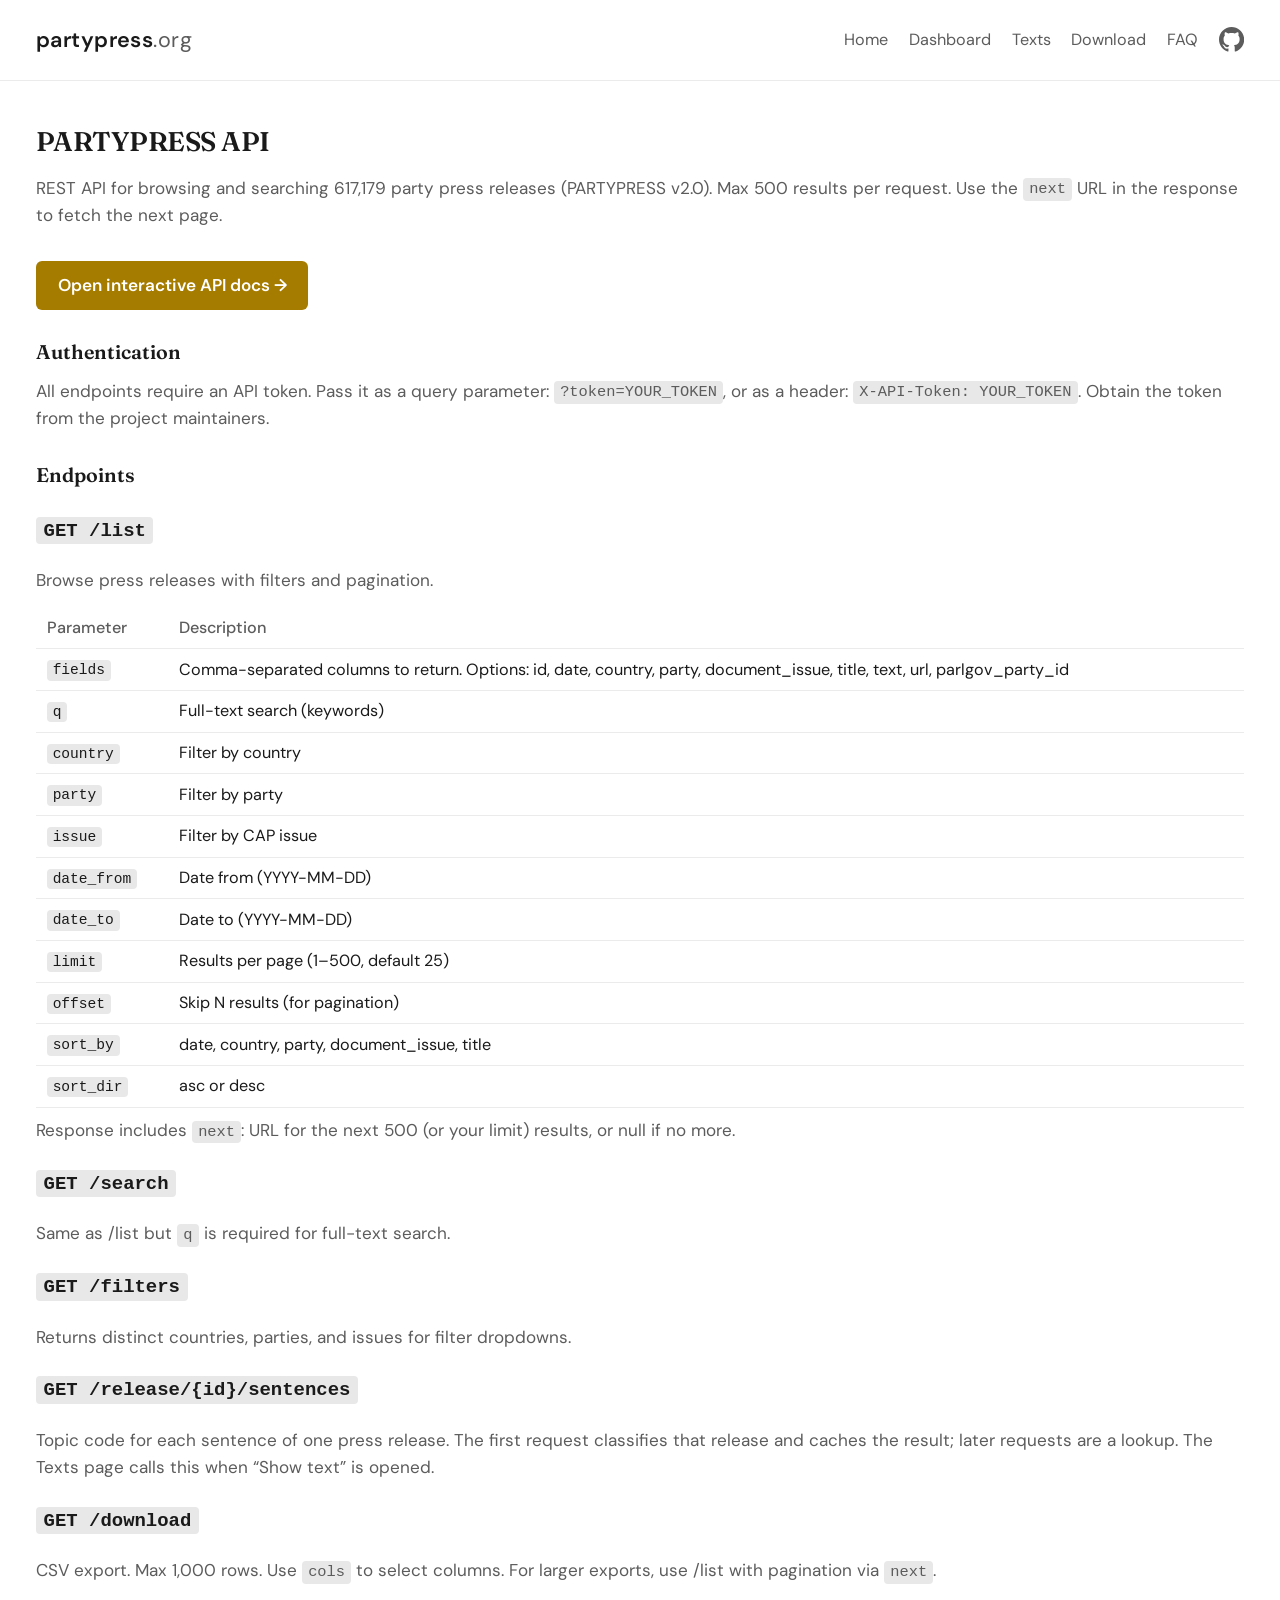
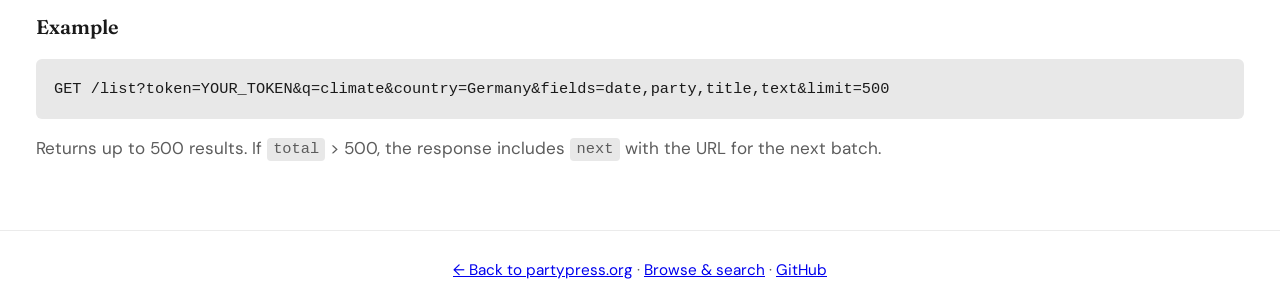
<file: api/index.html>
<!DOCTYPE html>
<html lang="en">
<head>
  <meta charset="UTF-8">
  <meta name="viewport" content="width=device-width, initial-scale=1">
  <meta name="robots" content="noindex">
  <title>API — PARTYPRESS</title>
  <link rel="preconnect" href="https://fonts.googleapis.com">
  <link rel="preconnect" href="https://fonts.gstatic.com" crossorigin>
  <link href="https://fonts.googleapis.com/css2?family=DM+Sans:ital,opsz,wght@0,9..40,400;0,9..40,600;1,9..40,400&family=Fraunces:opsz,wght@9..144,600&display=swap" rel="stylesheet">
  <link rel="icon" type="image/png" sizes="32x32" href="../assets/favicon-32x32.png">
  <link rel="icon" type="image/png" sizes="16x16" href="../assets/favicon-16x16.png">
  <link rel="apple-touch-icon" sizes="180x180" href="../assets/favicon-180x180.png">
  <link rel="manifest" href="../assets/site.webmanifest">
  <link rel="stylesheet" href="../styles.css">
  <style>
    .api-main { max-width: 72rem; margin: 0 auto; padding: 2.5rem 2rem 3rem; }
    .api-main h1 { font-family: var(--font-display); font-size: 1.5rem; margin: 0 0 1rem; }
    .api-main h2 { font-size: 1.1rem; margin: 1.5rem 0 0.5rem; }
    .api-main p { margin: 0 0 0.75rem; color: var(--muted); font-size: 0.95rem; }
    .api-main code { background: var(--code-bg); padding: 0.15em 0.4em; border-radius: 4px; font-size: 0.9em; }
    .api-main pre { background: var(--code-bg); padding: 1rem; border-radius: 6px; overflow-x: auto; font-size: 0.85rem; }
    .api-main ul { margin: 0.5rem 0; padding-left: 1.25rem; }
    .api-main .docs-link { display: inline-block; margin-top: 1rem; padding: 0.6rem 1.2rem; background: var(--accent); color: #fff; text-decoration: none; border-radius: 6px; font-weight: 600; }
    .api-main .docs-link:hover { opacity: 0.9; }
    .api-main .param-table { width: 100%; border-collapse: collapse; font-size: 0.9rem; margin: 0.5rem 0; }
    .api-main .param-table th, .api-main .param-table td { padding: 0.4rem 0.6rem; text-align: left; border-bottom: 1px solid var(--border); }
    .api-main .param-table th { color: var(--muted); font-weight: 500; }
  </style>
</head>
<body>
  <header class="site-header">
    <a href="/" class="logo">
      <span>partypress<span class="tld">.org</span></span>
    </a>
    <nav class="header-nav" aria-label="Main">
      <a href="/">Home</a>
      <a href="/dashboard/">Dashboard</a>
      <a href="/search/">Texts</a>
      <a href="/download/">Download</a>
      <a href="/faq/">FAQ</a>
      <a href="https://github.com/partypress-org" class="header-github" target="_blank" rel="noopener" aria-label="GitHub">
        <svg xmlns="http://www.w3.org/2000/svg" viewBox="0 0 24 24" width="22" height="22" aria-hidden="true" focusable="false"><path fill="currentColor" d="M12 0c-6.626 0-12 5.373-12 12 0 5.302 3.438 9.8 8.207 11.387.599.111.793-.261.793-.577v-2.234c-3.338.726-4.033-1.416-4.033-1.416-.546-1.387-1.333-1.756-1.333-1.756-1.089-.745.083-.729.083-.729 1.205.084 1.839 1.237 1.839 1.237 1.07 1.834 2.807 1.304 3.492.997.107-.775.418-1.305.762-1.604-2.665-.305-5.467-1.334-5.467-5.931 0-1.311.469-2.381 1.236-3.221-.124-.303-.535-1.524.117-3.176 0 0 1.008-.322 3.301 1.23.957-.266 1.983-.399 3.003-.404 1.02.005 2.047.138 3.006.404 2.291-1.552 3.297-1.23 3.297-1.23.653 1.653.242 2.874.118 3.176.77.84 1.235 1.911 1.235 3.221 0 4.609-2.807 5.624-5.479 5.921.43.372.823 1.102.823 2.222v3.293c0 .319.192.694.801.576 4.765-1.589 8.199-6.086 8.199-11.386 0-6.627-5.373-12-12-12z"/></svg>
      </a>
    </nav>
  </header>

  <main class="api-main">
    <h1>PARTYPRESS API</h1>
    <p>REST API for browsing and searching 617,179 party press releases (PARTYPRESS v2.0). Max 500 results per request. Use the <code>next</code> URL in the response to fetch the next page.</p>

    <p><a href="#" id="docs-link" class="docs-link" target="_blank" rel="noopener">Open interactive API docs →</a></p>

    <h2>Authentication</h2>
    <p>All endpoints require an API token. Pass it as a query parameter: <code>?token=YOUR_TOKEN</code>, or as a header: <code>X-API-Token: YOUR_TOKEN</code>. Obtain the token from the project maintainers.</p>

    <h2>Endpoints</h2>

    <h3><code>GET /list</code></h3>
    <p>Browse press releases with filters and pagination.</p>
    <table class="param-table">
      <tr><th>Parameter</th><th>Description</th></tr>
      <tr><td><code>fields</code></td><td>Comma-separated columns to return. Options: id, date, country, party, document_issue, title, text, url, parlgov_party_id</td></tr>
      <tr><td><code>q</code></td><td>Full-text search (keywords)</td></tr>
      <tr><td><code>country</code></td><td>Filter by country</td></tr>
      <tr><td><code>party</code></td><td>Filter by party</td></tr>
      <tr><td><code>issue</code></td><td>Filter by CAP issue</td></tr>
      <tr><td><code>date_from</code></td><td>Date from (YYYY-MM-DD)</td></tr>
      <tr><td><code>date_to</code></td><td>Date to (YYYY-MM-DD)</td></tr>
      <tr><td><code>limit</code></td><td>Results per page (1–500, default 25)</td></tr>
      <tr><td><code>offset</code></td><td>Skip N results (for pagination)</td></tr>
      <tr><td><code>sort_by</code></td><td>date, country, party, document_issue, title</td></tr>
      <tr><td><code>sort_dir</code></td><td>asc or desc</td></tr>
    </table>
    <p>Response includes <code>next</code>: URL for the next 500 (or your limit) results, or null if no more.</p>

    <h3><code>GET /search</code></h3>
    <p>Same as /list but <code>q</code> is required for full-text search.</p>

    <h3><code>GET /filters</code></h3>
    <p>Returns distinct countries, parties, and issues for filter dropdowns.</p>

    <h3><code>GET /release/{id}/sentences</code></h3>
    <p>Topic code for each sentence of one press release. The first request classifies that release and caches the result; later requests are a lookup. The Texts page calls this when “Show text” is opened.</p>

    <h3><code>GET /download</code></h3>
    <p>CSV export. Max 1,000 rows. Use <code>cols</code> to select columns. For larger exports, use /list with pagination via <code>next</code>.</p>

    <h2>Example</h2>
    <pre>GET /list?token=YOUR_TOKEN&q=climate&country=Germany&fields=date,party,title,text&limit=500</pre>
    <p>Returns up to 500 results. If <code>total</code> &gt; 500, the response includes <code>next</code> with the URL for the next batch.</p>
  </main>

  <footer class="site-footer">
    <p><a href="/">← Back to partypress.org</a> · <a href="/search/">Browse & search</a> · <a href="https://github.com/partypress-org" target="_blank" rel="noopener">GitHub</a></p>
  </footer>

  <script>
    // Same logic as SEARCH_API in search/search.js
    const API_BASE = (typeof location !== 'undefined' && /localhost|127\.0\.0\.1|^file:/.test(location.origin))
      ? 'http://localhost:8073'
      : 'https://api.partypress.org';
    document.getElementById('docs-link').href = API_BASE + '/docs';
  </script>
</body>
</html>
</file>
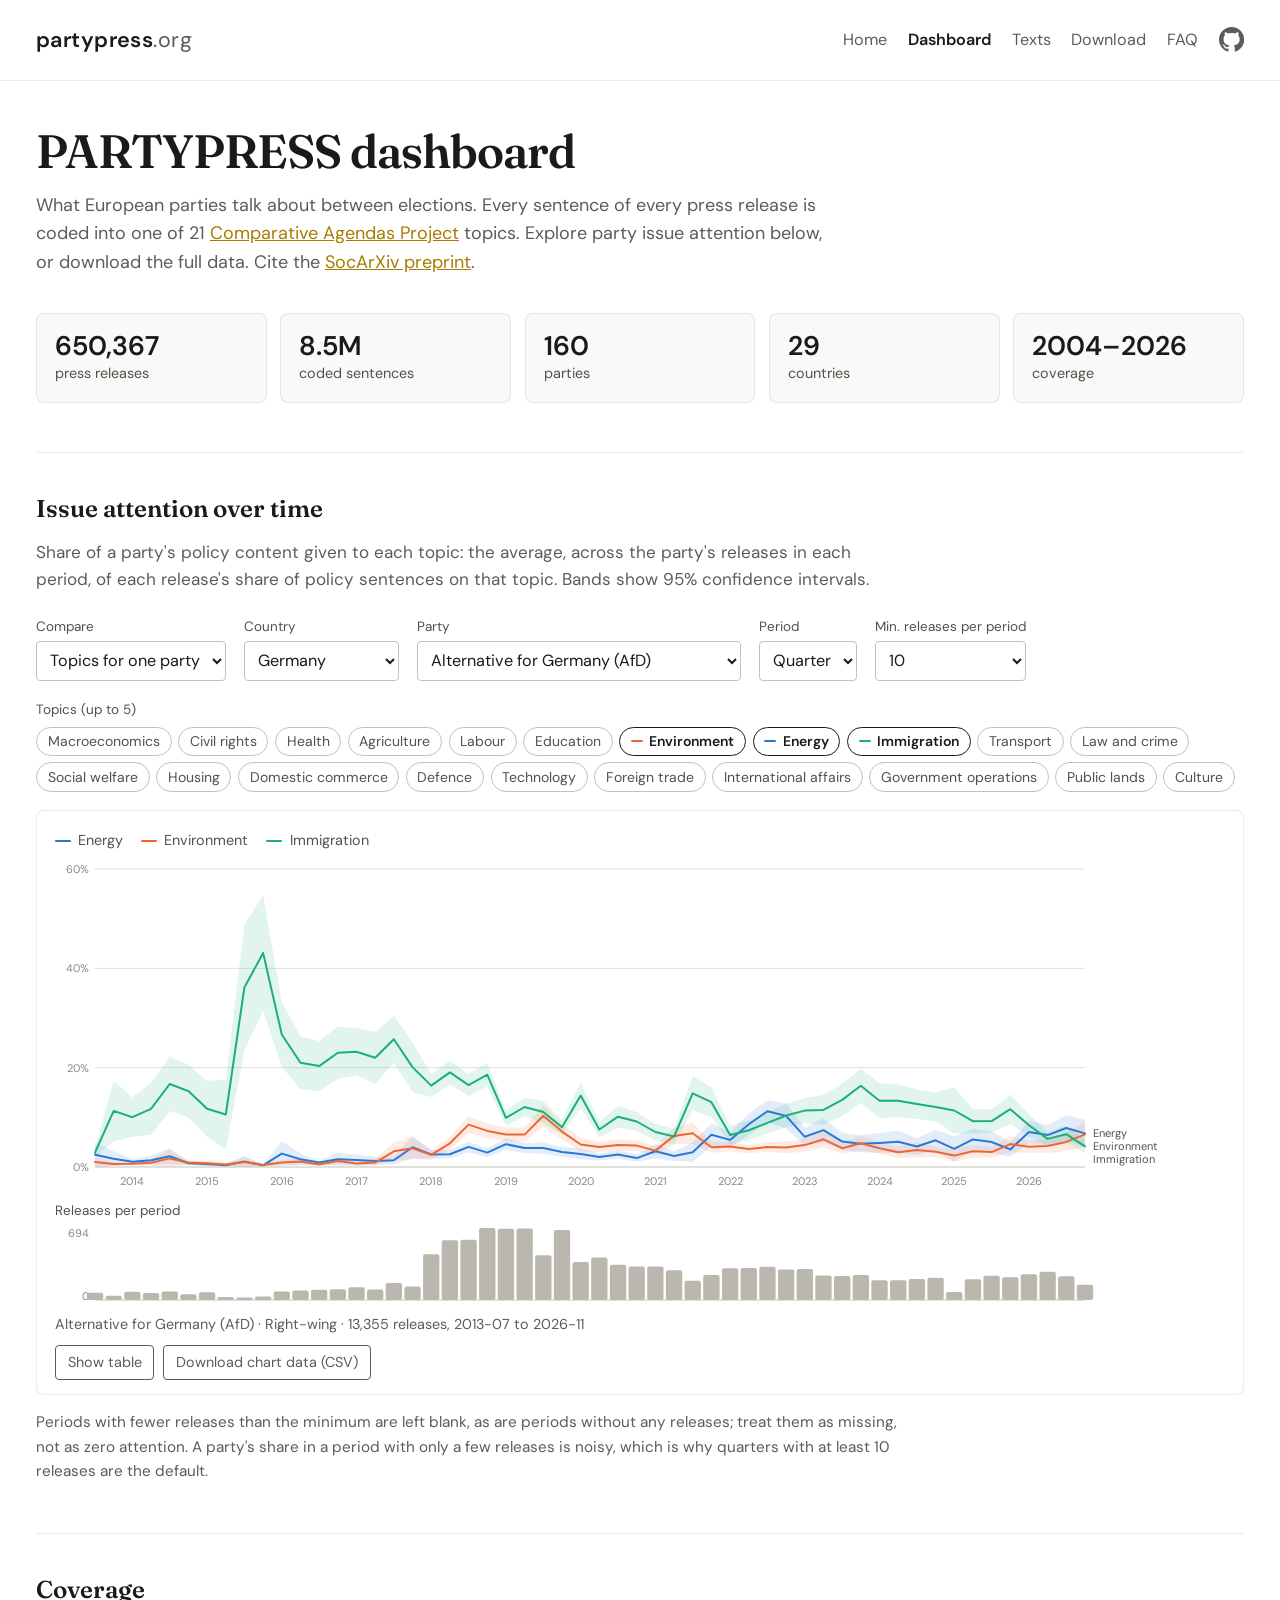
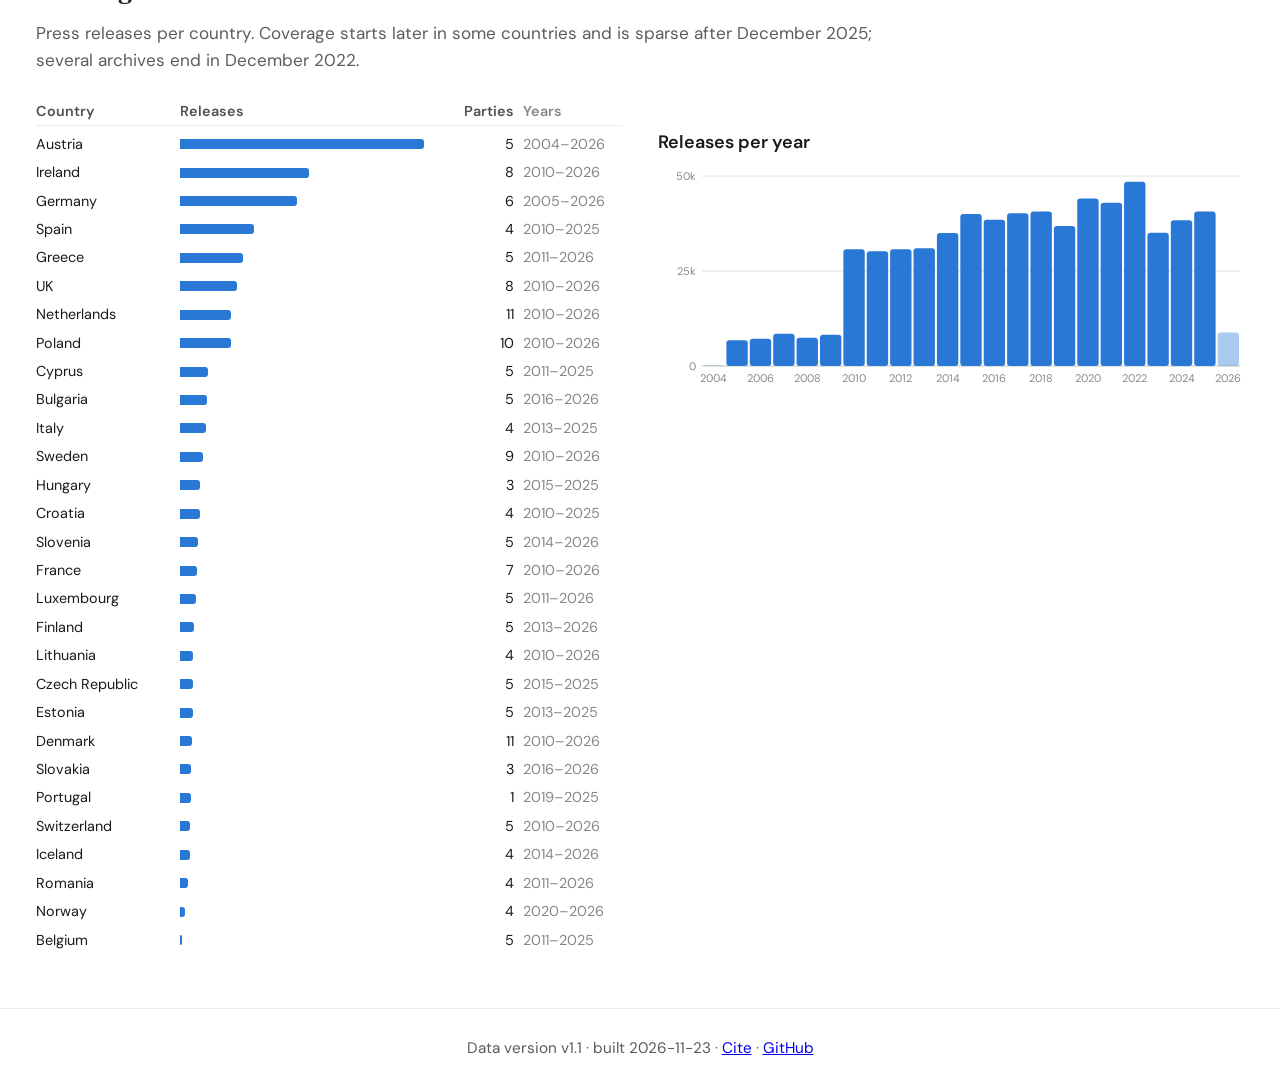
<file: dashboard/index.html>
<!DOCTYPE html>
<html lang="en">
<head>
  <meta charset="UTF-8">
  <meta name="viewport" content="width=device-width, initial-scale=1">
  <title>Dashboard — PARTYPRESS</title>
  <meta name="description" content="Explore issue attention in party press releases across Europe and download the PARTYPRESS data from Dataverse.">
  <link rel="preconnect" href="https://fonts.googleapis.com">
  <link rel="preconnect" href="https://fonts.gstatic.com" crossorigin>
  <link href="https://fonts.googleapis.com/css2?family=DM+Sans:ital,opsz,wght@0,9..40,400;0,9..40,600;1,9..40,400&family=Fraunces:opsz,wght@9..144,600&display=swap" rel="stylesheet">
  <link rel="icon" type="image/png" sizes="32x32" href="../assets/favicon-32x32.png">
  <link rel="icon" type="image/png" sizes="16x16" href="../assets/favicon-16x16.png">
  <link rel="apple-touch-icon" sizes="180x180" href="../assets/favicon-180x180.png">
  <link rel="manifest" href="../assets/site.webmanifest">
  <link rel="stylesheet" href="../styles.css">
  <link rel="stylesheet" href="dashboard.css">
</head>
<body>
  <header class="site-header">
    <a href="/" class="logo">
      <span>partypress<span class="tld">.org</span></span>
    </a>
    <nav class="header-nav" aria-label="Main">
      <a href="/">Home</a>
      <a href="/dashboard/" aria-current="page">Dashboard</a>
      <a href="/search/">Texts</a>
      <a href="/download/">Download</a>
      <a href="/faq/">FAQ</a>
      <a href="https://github.com/partypress-org" class="header-github" target="_blank" rel="noopener" aria-label="GitHub">
        <svg xmlns="http://www.w3.org/2000/svg" viewBox="0 0 24 24" width="22" height="22" aria-hidden="true" focusable="false"><path fill="currentColor" d="M12 0c-6.626 0-12 5.373-12 12 0 5.302 3.438 9.8 8.207 11.387.599.111.793-.261.793-.577v-2.234c-3.338.726-4.033-1.416-4.033-1.416-.546-1.387-1.333-1.756-1.333-1.756-1.089-.745.083-.729.083-.729 1.205.084 1.839 1.237 1.839 1.237 1.07 1.834 2.807 1.304 3.492.997.107-.775.418-1.305.762-1.604-2.665-.305-5.467-1.334-5.467-5.931 0-1.311.469-2.381 1.236-3.221-.124-.303-.535-1.524.117-3.176 0 0 1.008-.322 3.301 1.23.957-.266 1.983-.399 3.003-.404 1.02.005 2.047.138 3.006.404 2.291-1.552 3.297-1.23 3.297-1.23.653 1.653.242 2.874.118 3.176.77.84 1.235 1.911 1.235 3.221 0 4.609-2.807 5.624-5.479 5.921.43.372.823 1.102.823 2.222v3.293c0 .319.192.694.801.576 4.765-1.589 8.199-6.086 8.199-11.386 0-6.627-5.373-12-12-12z"/></svg>
      </a>
    </nav>
  </header>

  <main class="dash-main">
    <section class="dash-hero">
      <h1>PARTYPRESS dashboard</h1>
      <p class="dash-lead">What European parties talk about between elections. Every sentence of every press release is coded into one of 21 <a href="https://www.comparativeagendas.net/" target="_blank" rel="noopener">Comparative Agendas Project</a> topics. Explore party issue attention below, or download the full data. Cite the <a href="https://doi.org/10.31235/osf.io/amg9p_v1" target="_blank" rel="noopener">SocArXiv preprint</a>.</p>
    </section>

    <section class="stat-row" aria-label="Corpus at a glance">
      <div class="stat"><span class="stat-value" id="stat-docs">–</span><span class="stat-label">press releases</span></div>
      <div class="stat"><span class="stat-value" id="stat-sents">–</span><span class="stat-label">coded sentences</span></div>
      <div class="stat"><span class="stat-value" id="stat-parties">–</span><span class="stat-label">parties</span></div>
      <div class="stat"><span class="stat-value" id="stat-countries">–</span><span class="stat-label">countries</span></div>
      <div class="stat"><span class="stat-value" id="stat-span">–</span><span class="stat-label">coverage</span></div>
    </section>

    <section id="explore" class="dash-section">
      <h2>Issue attention over time</h2>
      <p class="section-intro">Share of a party's policy content given to each topic: the average, across the party's releases in each period, of each release's share of policy sentences on that topic. Bands show 95% confidence intervals.</p>

      <div class="filter-row" role="group" aria-label="Chart filters">
        <label class="ctl">
          <span>Compare</span>
          <select id="f-mode">
            <option value="topics">Topics for one party</option>
            <option value="parties">Parties on one topic</option>
          </select>
        </label>
        <label class="ctl">
          <span>Country</span>
          <select id="f-country"></select>
        </label>
        <label class="ctl" id="ctl-party">
          <span>Party</span>
          <select id="f-party"></select>
        </label>
        <label class="ctl" id="ctl-topic" hidden>
          <span>Topic</span>
          <select id="f-topic"></select>
        </label>
        <label class="ctl">
          <span>Period</span>
          <select id="f-res">
            <option value="quarter">Quarter</option>
            <option value="month">Month</option>
          </select>
        </label>
        <label class="ctl">
          <span>Min. releases per period</span>
          <select id="f-min">
            <option value="1">1</option>
            <option value="5">5</option>
            <option value="10" selected>10</option>
            <option value="20">20</option>
          </select>
        </label>
      </div>

      <div class="chips-wrap">
        <p class="chips-label" id="chips-label">Topics (up to 5)</p>
        <div class="chips" id="chips" role="group" aria-labelledby="chips-label"></div>
      </div>

      <div class="chart-card">
        <div class="legend" id="legend" aria-label="Legend"></div>
        <div class="chart" id="chart" role="img" aria-label="Line chart of issue attention"></div>
        <p class="chart-sub-title">Releases per period</p>
        <div class="chart chart-volume" id="chart-volume" role="img" aria-label="Bar chart of releases per period"></div>
        <div class="tooltip" id="tooltip" role="status" hidden></div>
        <p class="chart-note" id="chart-note"></p>
        <div class="chart-actions">
          <button type="button" class="btn-small" id="btn-table" aria-expanded="false">Show table</button>
          <button type="button" class="btn-small" id="btn-csv">Download chart data (CSV)</button>
        </div>
        <div class="table-wrap" id="table-wrap" hidden></div>
      </div>
      <p class="fine">Periods with fewer releases than the minimum are left blank, as are periods without any releases; treat them as missing, not as zero attention. A party's share in a period with only a few releases is noisy, which is why quarters with at least 10 releases are the default.</p>
    </section>

    <section class="dash-section">
      <h2>Coverage</h2>
      <p class="section-intro">Press releases per country. Coverage starts later in some countries and is sparse after December 2025; several archives end in December 2022.</p>
      <div class="coverage-grid">
        <div class="coverage-list" id="coverage-list"></div>
        <div>
          <h3 class="h3">Releases per year</h3>
          <div class="chart chart-years" id="chart-years" role="img" aria-label="Bar chart of releases per year"></div>
        </div>
      </div>
    </section>

  </main>

  <footer class="site-footer">
    <p>Data version <span id="data-version">–</span> · built <span id="data-built">–</span> · <a href="https://doi.org/10.31235/osf.io/amg9p_v1" target="_blank" rel="noopener">Cite</a> · <a href="https://github.com/partypress-org" target="_blank" rel="noopener">GitHub</a></p>
  </footer>
  <script src="dashboard.js"></script>
</body>
</html>
</file>
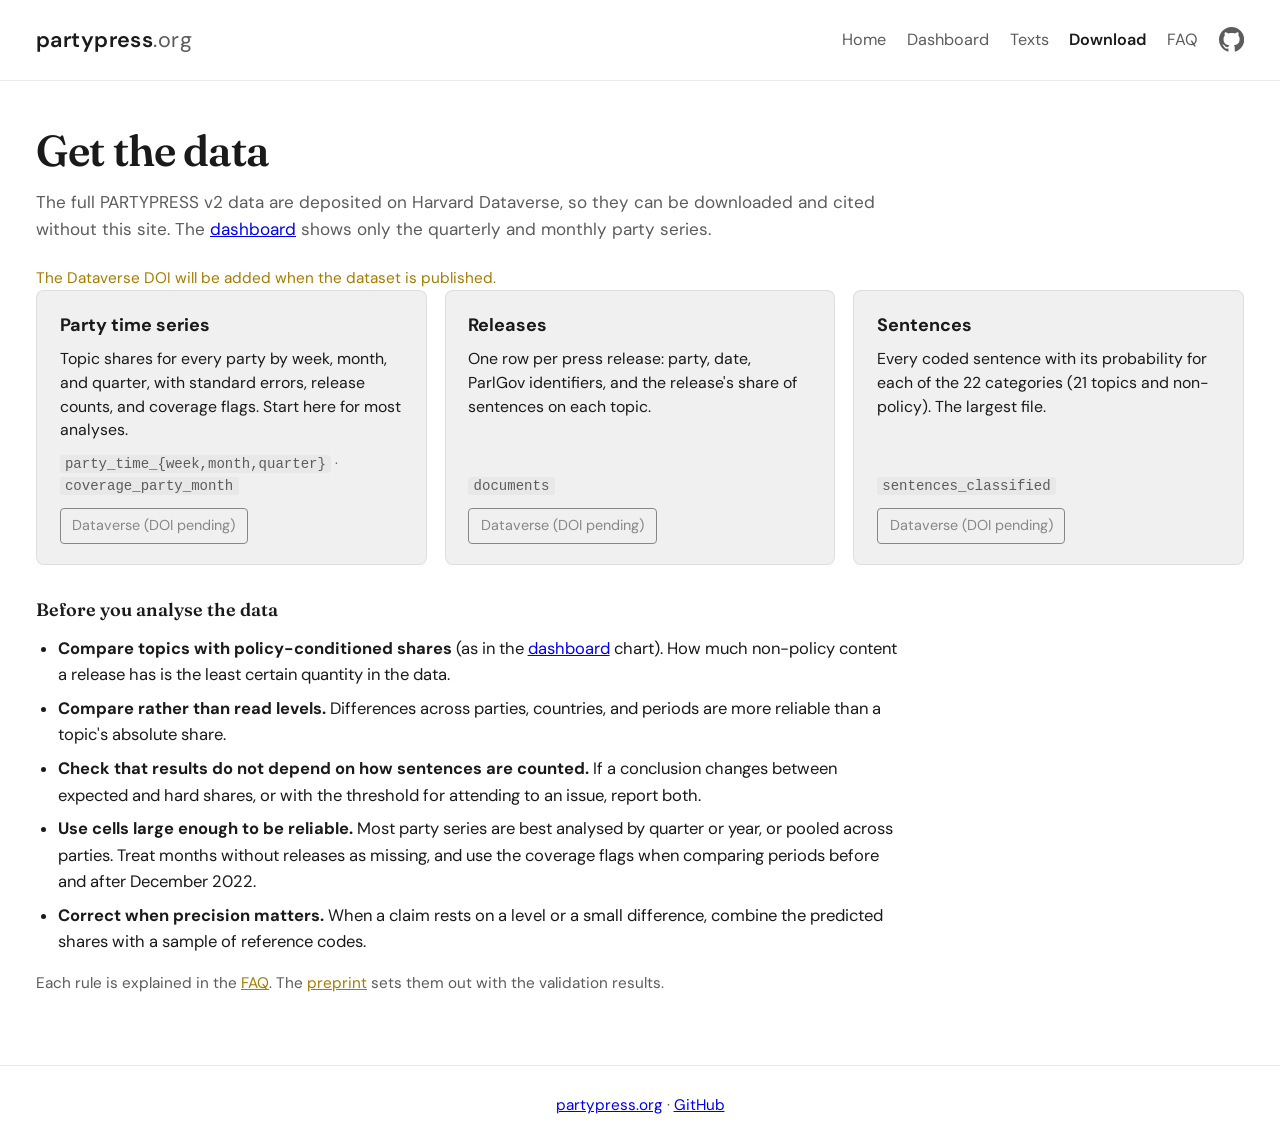
<file: download/index.html>
<!DOCTYPE html>
<html lang="en">
<head>
  <meta charset="UTF-8">
  <meta name="viewport" content="width=device-width, initial-scale=1">
  <title>Download — PARTYPRESS</title>
  <meta name="description" content="Download the PARTYPRESS v2 data from Harvard Dataverse.">
  <link rel="preconnect" href="https://fonts.googleapis.com">
  <link rel="preconnect" href="https://fonts.gstatic.com" crossorigin>
  <link href="https://fonts.googleapis.com/css2?family=DM+Sans:ital,opsz,wght@0,9..40,400;0,9..40,600;1,9..40,400&family=Fraunces:opsz,wght@9..144,600&display=swap" rel="stylesheet">
  <link rel="icon" type="image/png" sizes="32x32" href="../assets/favicon-32x32.png">
  <link rel="icon" type="image/png" sizes="16x16" href="../assets/favicon-16x16.png">
  <link rel="apple-touch-icon" sizes="180x180" href="../assets/favicon-180x180.png">
  <link rel="manifest" href="../assets/site.webmanifest">
  <link rel="stylesheet" href="../styles.css">
</head>
<!--
  DATAVERSE: set data-dataverse to the dataset DOI link once it is minted.
  While it contains "XXXXXX" the page shows a "DOI pending" note next to each link.
-->
<body data-dataverse="https://doi.org/10.7910/DVN/XXXXXX">
  <header class="site-header">
    <a href="/" class="logo">
      <span>partypress<span class="tld">.org</span></span>
    </a>
    <nav class="header-nav" aria-label="Main">
      <a href="/">Home</a>
      <a href="/dashboard/">Dashboard</a>
      <a href="/search/">Texts</a>
      <a href="/download/" aria-current="page">Download</a>
      <a href="/faq/">FAQ</a>
      <a href="https://github.com/partypress-org" class="header-github" target="_blank" rel="noopener" aria-label="GitHub">
        <svg xmlns="http://www.w3.org/2000/svg" viewBox="0 0 24 24" width="22" height="22" aria-hidden="true" focusable="false"><path fill="currentColor" d="M12 0c-6.626 0-12 5.373-12 12 0 5.302 3.438 9.8 8.207 11.387.599.111.793-.261.793-.577v-2.234c-3.338.726-4.033-1.416-4.033-1.416-.546-1.387-1.333-1.756-1.333-1.756-1.089-.745.083-.729.083-.729 1.205.084 1.839 1.237 1.839 1.237 1.07 1.834 2.807 1.304 3.492.997.107-.775.418-1.305.762-1.604-2.665-.305-5.467-1.334-5.467-5.931 0-1.311.469-2.381 1.236-3.221-.124-.303-.535-1.524.117-3.176 0 0 1.008-.322 3.301 1.23.957-.266 1.983-.399 3.003-.404 1.02.005 2.047.138 3.006.404 2.291-1.552 3.297-1.23 3.297-1.23.653 1.653.242 2.874.118 3.176.77.84 1.235 1.911 1.235 3.221 0 4.609-2.807 5.624-5.479 5.921.43.372.823 1.102.823 2.222v3.293c0 .319.192.694.801.576 4.765-1.589 8.199-6.086 8.199-11.386 0-6.627-5.373-12-12-12z"/></svg>
      </a>
    </nav>
  </header>

  <main>
    <h1>Get the data</h1>
    <p class="section-intro">The full PARTYPRESS v2 data are deposited on Harvard Dataverse, so they can be downloaded and cited without this site. The <a href="/dashboard/">dashboard</a> shows only the quarterly and monthly party series.</p>
    <p class="dv-pending" hidden>The Dataverse DOI will be added when the dataset is published.</p>
    <div class="dl-grid">
      <article class="dl-card">
        <h3>Party time series</h3>
        <p>Topic shares for every party by week, month, and quarter, with standard errors, release counts, and coverage flags. Start here for most analyses.</p>
        <p class="dl-files"><code>party_time_{week,month,quarter}</code> · <code>coverage_party_month</code></p>
        <a class="btn-small dataverse-link" href="#">Dataverse</a>
      </article>
      <article class="dl-card">
        <h3>Releases</h3>
        <p>One row per press release: party, date, ParlGov identifiers, and the release's share of sentences on each topic.</p>
        <p class="dl-files"><code>documents</code></p>
        <a class="btn-small dataverse-link" href="#">Dataverse</a>
      </article>
      <article class="dl-card">
        <h3>Sentences</h3>
        <p>Every coded sentence with its probability for each of the 22 categories (21 topics and non-policy). The largest file.</p>
        <p class="dl-files"><code>sentences_classified</code></p>
        <a class="btn-small dataverse-link" href="#">Dataverse</a>
      </article>
    </div>

    <h2 class="h3">Before you analyse the data</h2>
    <ul class="rules">
      <li><strong>Compare topics with policy-conditioned shares</strong> (as in the <a href="/dashboard/">dashboard</a> chart). How much non-policy content a release has is the least certain quantity in the data.</li>
      <li><strong>Compare rather than read levels.</strong> Differences across parties, countries, and periods are more reliable than a topic's absolute share.</li>
      <li><strong>Check that results do not depend on how sentences are counted.</strong> If a conclusion changes between expected and hard shares, or with the threshold for attending to an issue, report both.</li>
      <li><strong>Use cells large enough to be reliable.</strong> Most party series are best analysed by quarter or year, or pooled across parties. Treat months without releases as missing, and use the coverage flags when comparing periods before and after December 2022.</li>
      <li><strong>Correct when precision matters.</strong> When a claim rests on a level or a small difference, combine the predicted shares with a sample of reference codes.</li>
    </ul>
    <p class="fine">Each rule is explained in the <a href="/faq/#faq-guidance">FAQ</a>. The <a href="https://doi.org/10.31235/osf.io/amg9p_v1" target="_blank" rel="noopener">preprint</a> sets them out with the validation results.</p>
  </main>

  <footer class="site-footer">
    <p><a href="/">partypress.org</a> · <a href="https://github.com/partypress-org" target="_blank" rel="noopener">GitHub</a></p>
  </footer>
  <script>
    (function () {
      var url = document.body.getAttribute('data-dataverse') || '';
      var pending = !url || url.indexOf('XXXXXX') >= 0;
      document.querySelectorAll('.dataverse-link').forEach(function (a) {
        if (pending) {
          a.removeAttribute('href');
          a.setAttribute('aria-disabled', 'true');
          a.textContent = 'Dataverse (DOI pending)';
        } else {
          a.href = url;
          a.target = '_blank';
          a.rel = 'noopener';
        }
      });
      document.querySelectorAll('.dv-pending').forEach(function (p) { p.hidden = !pending; });
    })();
  </script>
</body>
</html>
</file>
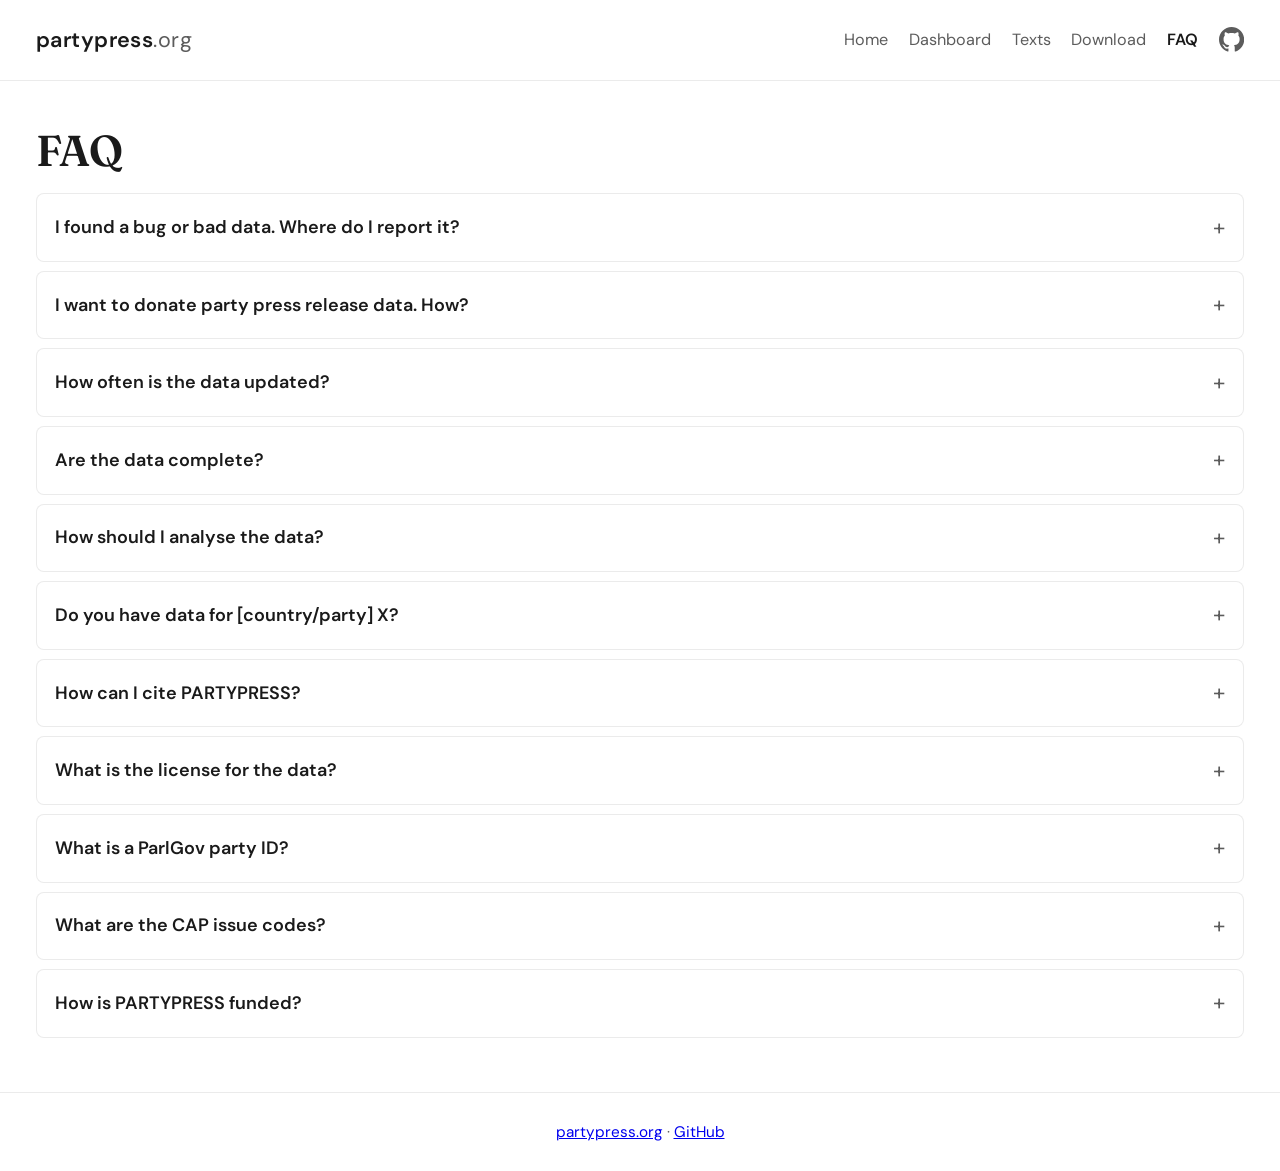
<file: faq/index.html>
<!DOCTYPE html>
<html lang="en">
<head>
  <meta charset="UTF-8">
  <meta name="viewport" content="width=device-width, initial-scale=1">
  <title>FAQ — PARTYPRESS</title>
  <link rel="preconnect" href="https://fonts.googleapis.com">
  <link rel="preconnect" href="https://fonts.gstatic.com" crossorigin>
  <link href="https://fonts.googleapis.com/css2?family=DM+Sans:ital,opsz,wght@0,9..40,400;0,9..40,600;1,9..40,400&family=Fraunces:opsz,wght@9..144,600&display=swap" rel="stylesheet">
  <link rel="icon" type="image/png" sizes="32x32" href="../assets/favicon-32x32.png">
  <link rel="icon" type="image/png" sizes="16x16" href="../assets/favicon-16x16.png">
  <link rel="apple-touch-icon" sizes="180x180" href="../assets/favicon-180x180.png">
  <link rel="manifest" href="../assets/site.webmanifest">
  <link rel="stylesheet" href="../styles.css">
</head>
<body>
  <header class="site-header">
    <a href="/" class="logo">
      <span>partypress<span class="tld">.org</span></span>
    </a>
    <nav class="header-nav" aria-label="Main">
      <a href="/">Home</a>
      <a href="/dashboard/">Dashboard</a>
      <a href="/search/">Texts</a>
      <a href="/download/">Download</a>
      <a href="/faq/" aria-current="page">FAQ</a>
      <a href="https://github.com/partypress-org" class="header-github" target="_blank" rel="noopener" aria-label="GitHub">
        <svg xmlns="http://www.w3.org/2000/svg" viewBox="0 0 24 24" width="22" height="22" aria-hidden="true" focusable="false"><path fill="currentColor" d="M12 0c-6.626 0-12 5.373-12 12 0 5.302 3.438 9.8 8.207 11.387.599.111.793-.261.793-.577v-2.234c-3.338.726-4.033-1.416-4.033-1.416-.546-1.387-1.333-1.756-1.333-1.756-1.089-.745.083-.729.083-.729 1.205.084 1.839 1.237 1.839 1.237 1.07 1.834 2.807 1.304 3.492.997.107-.775.418-1.305.762-1.604-2.665-.305-5.467-1.334-5.467-5.931 0-1.311.469-2.381 1.236-3.221-.124-.303-.535-1.524.117-3.176 0 0 1.008-.322 3.301 1.23.957-.266 1.983-.399 3.003-.404 1.02.005 2.047.138 3.006.404 2.291-1.552 3.297-1.23 3.297-1.23.653 1.653.242 2.874.118 3.176.77.84 1.235 1.911 1.235 3.221 0 4.609-2.807 5.624-5.479 5.921.43.372.823 1.102.823 2.222v3.293c0 .319.192.694.801.576 4.765-1.589 8.199-6.086 8.199-11.386 0-6.627-5.373-12-12-12z"/></svg>
      </a>
    </nav>
  </header>

  <main>
    <h1>FAQ</h1>
    <div class="faq-list">
      <details class="faq-item">
        <summary>I found a bug or bad data. Where do I report it?</summary>
        <div class="faq-answer">
          <p>Please open an issue at <a href="https://github.com/partypress-org/partypress_website/issues" target="_blank" rel="noopener">GitHub Issues (partypress_website)</a>. That includes problems with the search site, the data, or the <strong>API</strong>. When reporting a problem with a specific press release, please include if you can: the <strong>URL</strong> of the release, the <strong>ParlGov party ID</strong>, and the <strong>date</strong> of the release (as shown in the table). That helps us locate and fix the record quickly.</p>
        </div>
      </details>
      <details class="faq-item" id="faq-donate">
        <summary>I want to donate party press release data. How?</summary>
        <div class="faq-answer">
          <p>We welcome contributions. Please provide data as <strong>CSV</strong> with these columns (dates in <strong>YYYY-MM-DD</strong> format):</p>
          <ul class="faq-cols">
            <li><code>date</code> — release date</li>
            <li><code>date_collected</code> — when you scraped/collected the row</li>
            <li><code>country</code></li>
            <li><code>party</code></li>
            <li><code>title</code></li>
            <li><code>text</code></li>
            <li><code>url</code> (optional but recommended)</li>
            <li><code>parlgov_party_id</code> (optional; <a href="https://parlgov.org/">ParlGov</a> party ID)</li>
          </ul>
          <p>Example:</p>
          <pre class="faq-example">date,date_collected,country,party,title,text,url,parlgov_party_id
2024-03-15,2024-03-20,Germany,SPD,Statement on climate law,"Full text of the press release…",https://example.org/press/123,523</pre>
          <p>Your submission should be accompanied by a waiver stating that you do not require attribution. You can use this text:</p>
          <blockquote class="faq-waiver">I release this data for use in PARTYPRESS without requiring attribution.</blockquote>
          <p>We will still try to credit contributors where we can. You can submit donations with waiver via the <a href="https://github.com/partypress-org/partypress_website/issues" target="_blank" rel="noopener">Issues</a> page.</p>
        </div>
      </details>
      <details class="faq-item">
        <summary>How often is the data updated?</summary>
        <div class="faq-answer">
          <p>Scraping is not done on a fixed schedule. We may update the corpus roughly yearly, but we do not promise any particular update frequency.</p>
        </div>
      </details>
      <details class="faq-item">
        <summary>Are the data complete?</summary>
        <div class="faq-answer">
          <p>We take great care with data quality and consistency, but we cannot guarantee completeness or that every party press release is captured.</p>
        </div>
      </details>
      <details class="faq-item" id="faq-guidance">
        <summary>How should I analyse the data?</summary>
        <div class="faq-answer">
          <p>Five rules follow from the validation. The first three are about the measures; the last two are about research designs.</p>
          <ol class="faq-rules">
            <li><strong>Compare topics with policy-conditioned shares</strong>, as in the <a href="/dashboard/">dashboard</a> chart. How much of a release is non-policy — event logistics, greetings, generic praise — is the least certain quantity in the data. Policy-conditioned shares rescale the 21 policy topics so they sum to one, which is the right measure for comparing the composition of policy attention across parties or periods whose non-policy shares differ. Use unconditional shares when the question is attention relative to all communication, and check any result that depends on them under both definitions.</li>
            <li><strong>Compare rather than read levels.</strong> Differences in a topic's share across parties, countries, and periods are more reliable than its absolute level. The classifier over-counts some codes and under-counts others — notably Government Operations, Law and Crime, and Foreign Trade — and the same classifier is applied everywhere, so contrasts are more trustworthy than a share read on its own. They are not immune: error depends on content, and can differ when the content differs.</li>
            <li><strong>Check that results do not depend on how sentences are counted.</strong> Expected shares average the classifier's probabilities and carry its uncertainty into the aggregate; hard shares count each sentence's most likely code and do not. The probabilities are informative but over-confident. If a conclusion changes between the two, or with the threshold used to say that a release attends to an issue, report both. Pair a single threshold with a threshold curve or a threshold-free alternative.</li>
            <li><strong>Use cells large enough to be reliable.</strong> For a typical topic, a party-month with 10 releases has a reliability of only 0.36 for comparisons across parties and periods, and 0.19 for tracking one party over time. Reliability reaches 0.7 at about 42 releases for the first purpose and about 99 for the second. With a median of 190 releases per party and year, most party series are best analysed by quarter or by year, or pooled across parties. Treat months without releases as missing rather than as zero attention — gaps usually reflect the archive, not silence — and use the coverage flags when comparing periods before and after December 2022, when a number of feeds end and the set of parties changes.</li>
            <li><strong>Correct when precision matters.</strong> Classifier error depends on content and on the boundary with non-policy text, so it can bias a level or a small difference, not only add noise. When a conclusion rests on either, combine the predicted shares with a probability sample of reference codes, for instance by design-based supervised learning (Egami et al. 2023). The released validation sample includes its design weights. Corrected with its current language-model codes, estimates move towards that reference rather than towards human judgement; hand-coding the same sample would allow a correction towards human codes.</li>
          </ol>
          <p>The <a href="https://doi.org/10.31235/osf.io/amg9p_v1" target="_blank" rel="noopener">data paper</a> sets these rules out in full, with the validation results they rest on.</p>
        </div>
      </details>
      <details class="faq-item">
        <summary>Do you have data for [country/party] X?</summary>
        <div class="faq-answer">
          <p>We publish all the data we have. The map and filters on the <a href="/search/">Texts</a> page show which countries and parties are in the corpus. If a country or party is missing, we do not have it (yet)—you can offer to <a href="#faq-donate">donate data</a> via the Issues page.</p>
        </div>
      </details>
      <details class="faq-item">
        <summary>How can I cite PARTYPRESS?</summary>
        <div class="faq-answer">
          <p>For <strong>PARTYPRESS v2</strong>, cite the preprint: Dickson, Z. P., &amp; Erfort, C. (2026). PARTYPRESS: A Sentence-Level Database of Party Issue Attention using Press Releases from 29 European Democracies from 2010 to 2026. <em>SocArXiv</em>. <a href="https://doi.org/10.31235/osf.io/amg9p_v1" target="_blank" rel="noopener">https://doi.org/10.31235/osf.io/amg9p_v1</a>. BibTeX is on the <a href="/">partypress.org</a> homepage (PARTYPRESS v2 section).</p>
          <p>For <strong>PARTYPRESS v1</strong>, cite the database article: Erfort, C., Stoetzer, L. F., &amp; Klüver, H. (2023). The PARTYPRESS Database. <em>Research and Politics</em>. <a href="https://doi.org/10.1177/20531680231183512" target="_blank" rel="noopener">https://doi.org/10.1177/20531680231183512</a>. BibTeX is available on the <a href="/">partypress.org</a> homepage (PARTYPRESS v1 section).</p>
        </div>
      </details>
      <details class="faq-item">
        <summary>What is the license for the data?</summary>
        <div class="faq-answer">
          <p>Data are released under <a href="https://creativecommons.org/licenses/by/4.0/" target="_blank" rel="noopener">Creative Commons Attribution 4.0 International (CC BY 4.0)</a>.</p>
        </div>
      </details>
      <details class="faq-item">
        <summary>What is a ParlGov party ID?</summary>
        <div class="faq-answer">
          <p>The <strong>ParlGov party ID</strong> is a unique numeric identifier for political parties from the <a href="https://parlgov.org/" target="_blank" rel="noopener">ParlGov</a> database. We use ParlGov IDs so that parties can be matched consistently across countries and over time. You can look up parties and their IDs on <a href="https://parlgov.org/" target="_blank" rel="noopener">parlgov.org</a>.</p>
        </div>
      </details>
      <details class="faq-item">
        <summary>What are the CAP issue codes?</summary>
        <div class="faq-answer">
          <p>The issue labels (e.g. Environment, Health, Immigration) come from the <a href="https://www.comparativeagendas.net/" target="_blank" rel="noopener">Comparative Agendas Project (CAP)</a>. Every sentence is coded with one multilingual model. The document issue is the topic with the largest share of those sentence codes.</p>
        </div>
      </details>
      <details class="faq-item">
        <summary>How is PARTYPRESS funded?</summary>
        <div class="faq-answer">
          <p>PARTYPRESS is generously supported by <strong>LSE Seed Research Funding</strong>, by the <strong>Deutsche Forschungsgemeinschaft (DFG)</strong> (<a href="https://gepris.dfg.de/gepris/projekt/529544178?language=en" target="_blank" rel="noopener">project 529544178</a>), and by the universities with which the authors are affiliated (London School of Economics, Witten/Herdecke University).</p>
        </div>
      </details>
    </div>
  </main>

  <footer class="site-footer">
    <p><a href="/">partypress.org</a> · <a href="https://github.com/partypress-org" target="_blank" rel="noopener">GitHub</a></p>
  </footer>
  <script>
    (function () {
      function openFromHash() {
        if (location.hash !== '#faq-guidance') return;
        var item = document.getElementById('faq-guidance');
        if (item) item.open = true;
      }
      openFromHash();
      window.addEventListener('hashchange', openFromHash);
    })();
  </script>
</body>
</html>
</file>
<file: styles.css>
/* Partypress draft — minimal, readable (light) */

:root {
  --bg: #ffffff;
  --text: #1a1a1a;
  --muted: #5c5c5c;
  --accent: #a67c00;
  --border: rgba(0, 0, 0, 0.08);
  --card-bg: #f0f0f0;
  --code-bg: #e8e8e8;
  --font-sans: "DM Sans", system-ui, sans-serif;
  --font-display: "Fraunces", Georgia, serif;
}

*,
*::before,
*::after {
  box-sizing: border-box;
}

html {
  font-size: 18px;
  scroll-behavior: smooth;
}

body {
  margin: 0;
  min-height: 100vh;
  font-family: var(--font-sans);
  background: var(--bg);
  color: var(--text);
  line-height: 1.6;
  display: flex;
  flex-direction: column;
}

.site-header {
  display: flex;
  justify-content: space-between;
  align-items: center;
  flex-wrap: wrap;
  gap: 0.75rem 1.5rem;
  padding: 1.25rem 2rem;
  border-bottom: 1px solid var(--border);
}

.header-nav {
  display: flex;
  align-items: center;
  flex-wrap: wrap;
  justify-content: flex-end;
  gap: 0.7rem 1.15rem;
  font-size: 0.9rem;
}

.header-nav a:not(.header-github) {
  color: var(--muted);
  text-decoration: none;
}

.header-nav a:not(.header-github):hover,
.header-nav a[aria-current="page"] {
  color: var(--text);
}

.header-nav a[aria-current="page"] {
  font-weight: 600;
}

.header-github {
  display: inline-flex;
  align-items: center;
  justify-content: center;
  color: var(--muted);
  text-decoration: none;
  line-height: 0;
}

.header-github svg {
  display: block;
  width: 1.4rem;
  height: 1.4rem;
}

.header-github:hover,
.header-github:focus {
  color: var(--text);
  text-decoration: none;
}

.header-github:focus-visible {
  outline: 2px solid var(--accent);
  outline-offset: 3px;
  border-radius: 4px;
}

/* Header logo link: no underline, looks like text/brand */
.logo {
  font-weight: 600;
  font-size: 1.2rem;
  letter-spacing: 0.02em;
  display: inline-flex;
  align-items: center;
  gap: 0.45rem;
  text-decoration: none;
  color: var(--text);
  min-width: 0;
}
.logo:hover,
.logo:focus {
  text-decoration: none;
  color: var(--text);
}
.logo .tld {
  color: var(--muted);
  font-weight: 400;
}

/* Stacked logo for content (e.g. hero): logo on top, partypress.org below */
.logo-stacked {
  display: inline-flex;
  flex-direction: column;
  align-items: center;
  gap: 0.5rem;
  text-decoration: none;
  color: var(--text);
  margin: 0 auto;
}
.logo-stacked:hover,
.logo-stacked:focus {
  text-decoration: none;
  color: var(--text);
}
.logo-stacked .logo-stacked-img {
  height: 5rem;
  width: auto;
  max-width: 200px;
  display: block;
}

/* Hero title row: logo flush left, heading vertically centered on logo (pkgdown / dplyr-style) */
.hero-title-row {
  display: flex;
  flex-wrap: wrap;
  align-items: center;
  justify-content: flex-start;
  gap: 1rem 1.5rem;
  margin: 0 0 1rem;
  min-width: 0;
}

.hero-brand {
  margin: 0;
  display: flex;
  align-items: center;
  flex: 0 0 auto;
  min-width: 0;
  max-width: 100%;
}

.hero-logo-frame {
  display: flex;
  align-items: center;
  flex-shrink: 0;
  width: fit-content;
  max-width: 100%;
  height: clamp(88px, 22vw, 160px);
  overflow: hidden;
  line-height: 0;
}

.hero-logo-frame .hero-logo {
  display: block;
  height: clamp(88px, 22vw, 160px);
  width: auto;
  max-height: 100%;
  margin: 0;
  object-fit: contain;
  object-position: left center;
}

.foundation-v1-brand {
  margin: 0;
  min-width: 0;
  max-width: 100%;
  flex: 0 0 auto;
  width: fit-content;
}

.foundation-v1-logo-frame {
  display: flex;
  align-items: center;
  flex-shrink: 0;
  width: fit-content;
  max-width: 100%;
  height: clamp(72px, 22vw, 168px);
  overflow: hidden;
  line-height: 0;
}

.foundation-v1-logo-frame .foundation-v1-logo {
  display: block;
  height: clamp(72px, 22vw, 168px);
  width: auto;
  max-height: 100%;
  margin: 0;
  object-fit: contain;
  object-position: left center;
}

main {
  flex: 1;
  min-width: 0;
  max-width: 72rem;
  margin: 0 auto;
  padding: 2.5rem 2rem 3rem;
  width: 100%;
}

main > h1 {
  font-family: var(--font-display);
  font-size: clamp(1.8rem, 4vw, 2.4rem);
  font-weight: 600;
  letter-spacing: -0.02em;
  line-height: 1.15;
  margin: 0 0 1rem;
}

.hero-title-row h1 {
  font-family: var(--font-display);
  font-size: clamp(1.65rem, 5vw, 3.5rem);
  font-weight: 600;
  margin: 0;
  letter-spacing: -0.02em;
  color: var(--text);
  line-height: 1.1;
  flex: 1 1 auto;
  min-width: 0;
  align-self: center;
}

@media (min-width: 480px) {
  .hero-title-row h1 {
    white-space: nowrap;
  }
}

.tagline {
  font-size: 1.35rem;
  color: var(--accent);
  margin: 0 0 1rem;
  font-weight: 400;
}

.sub {
  color: var(--muted);
  margin: 0;
  font-size: 1rem;
}

.intro p {
  margin: 0 0 0.85rem;
  font-size: 1.05rem;
}

.intro p:last-child {
  margin-bottom: 0;
}

.facts {
  margin: 0 0 1.15rem;
  padding: 0;
  list-style: none;
}

.facts li {
  margin: 0 0 0.55rem;
}

.version-logo {
  margin: 0 0 1rem;
}

.version-logo img {
  display: block;
  height: clamp(72px, 22vw, 168px);
  width: auto;
}

.section-intro {
  color: var(--muted);
  font-size: 0.95rem;
  margin: -0.25rem 0 1.25rem;
  max-width: 48rem;
}

.h3 {
  font-size: 1rem;
  font-weight: 600;
  margin: 1.75rem 0 0.6rem;
}

.fine {
  font-size: 0.85rem;
  color: var(--muted);
  max-width: 48rem;
}

.fine a {
  color: var(--accent);
}

.dv-pending {
  margin: 0.6rem 0 0;
  font-size: 0.85rem;
  color: var(--accent);
}

.dl-grid {
  display: grid;
  grid-template-columns: repeat(auto-fit, minmax(16rem, 1fr));
  gap: 1rem;
}

.dl-card {
  background: var(--card-bg);
  border: 1px solid var(--border);
  border-radius: 8px;
  padding: 1.1rem 1.25rem;
  display: flex;
  flex-direction: column;
  align-items: flex-start;
}

.dl-card h3 {
  font-size: 1rem;
  margin: 0 0 0.4rem;
}

.dl-card p {
  font-size: 0.88rem;
  margin: 0 0 0.6rem;
  line-height: 1.5;
}

.dl-card .dl-files {
  color: var(--muted);
  font-size: 0.78rem;
  margin-top: auto;
}

.dl-card code {
  background: var(--code-bg);
  padding: 0.05rem 0.3rem;
  border-radius: 3px;
}

.btn-small {
  font: inherit;
  font-size: 0.8rem;
  padding: 0.3rem 0.65rem;
  border: 1px solid var(--muted);
  border-radius: 4px;
  background: transparent;
  color: var(--muted);
  cursor: pointer;
  text-decoration: none;
  display: inline-flex;
  align-items: center;
}

.btn-small:hover {
  border-color: var(--accent);
  color: var(--accent);
}

.btn-small[aria-disabled="true"] {
  opacity: 0.7;
  pointer-events: none;
}

.rules {
  padding-left: 1.2rem;
  margin: 0;
  max-width: 48rem;
  font-size: 0.92rem;
}

.rules li {
  margin-bottom: 0.4rem;
}

.faq-list {
  display: flex;
  flex-direction: column;
  gap: 0.5rem;
}

.faq-item {
  border: 1px solid var(--border);
  border-radius: 8px;
  overflow: hidden;
  background: var(--bg);
}

.faq-item[open] {
  border-color: var(--accent);
  box-shadow: 0 0 0 1px var(--accent);
}

.faq-item summary {
  font-weight: 600;
  padding: 0.85rem 1rem;
  cursor: pointer;
  list-style: none;
  display: flex;
  align-items: center;
  justify-content: space-between;
  gap: 0.75rem;
}

.faq-item summary::-webkit-details-marker,
.faq-item summary::marker {
  display: none;
}

.faq-item summary::after {
  content: "+";
  font-size: 1.25rem;
  font-weight: 400;
  color: var(--muted);
  flex-shrink: 0;
}

.faq-item[open] summary::after {
  content: "−";
}

.faq-item summary:hover {
  background: rgba(166, 124, 0, 0.06);
}

.faq-answer {
  padding: 0 1rem 1rem;
}

.faq-answer p {
  margin: 0;
  line-height: 1.55;
}

.faq-answer p + p {
  margin-top: 0.75rem;
}

.faq-answer code,
.faq-cols code {
  font-size: 0.9em;
  padding: 0.1em 0.35em;
  background: var(--code-bg);
  border-radius: 4px;
}

.faq-cols {
  margin: 0.5rem 0 1rem;
  padding-left: 1.35rem;
  line-height: 1.6;
}

.faq-cols li {
  margin-bottom: 0.25rem;
}

.faq-rules {
  margin: 0.75rem 0 0;
  padding-left: 1.35rem;
  line-height: 1.55;
}

.faq-rules li {
  margin-bottom: 0.7rem;
}

.faq-rules li:last-child {
  margin-bottom: 0;
}

.faq-rules + p {
  margin-top: 0.85rem;
}

.faq-example {
  margin: 0.5rem 0 1rem;
  padding: 0.75rem 1rem;
  font-size: 0.8rem;
  line-height: 1.4;
  background: var(--code-bg);
  border: 1px solid var(--border);
  border-radius: 6px;
  overflow-x: auto;
  white-space: pre;
}

.faq-waiver {
  margin: 0.5rem 0 1rem;
  padding: 0.5rem 0 0.5rem 1rem;
  border-left: 3px solid var(--accent);
  font-style: italic;
}

@media (max-width: 720px) {
  .site-header {
    padding: 1rem;
  }

  .header-nav {
    gap: 0.4rem 0.6rem;
    font-size: 0.82rem;
  }
}

h2 {
  font-family: var(--font-display);
  font-size: 1.35rem;
  font-weight: 600;
  margin: 0 0 1rem;
  color: var(--text);
}

.coming {
  margin-top: 2.5rem;
}

.coming ul {
  margin: 0;
  padding-left: 1.25rem;
}

.coming li {
  margin-bottom: 0.6rem;
}

.coming li strong {
  color: var(--accent);
}

.foundation {
  margin-top: 2.5rem;
  padding-top: 2rem;
  border-top: 1px solid var(--border);
}

.foundation-intro {
  margin: 0 0 1rem;
  color: var(--muted);
  font-size: 0.95rem;
}

.paper-card {
  background: var(--card-bg);
  border: 1px solid var(--border);
  border-radius: 8px;
  padding: 1.25rem 1.5rem;
  margin-top: 1rem;
}

.paper-card .facts {
  margin-bottom: 0.35rem;
}

.paper-card .facts + .paper-card-head {
  margin-top: 1rem;
}

.paper-card .facts a,
.intro a,
.dash-lead a {
  color: var(--accent);
}

.paper-card-head {
  display: flex;
  flex-direction: row;
  align-items: center;
  gap: 1rem 1.25rem;
  margin-bottom: 0.75rem;
  min-width: 0;
  overflow: hidden;
}

.paper-card-head .foundation-v1-brand {
  flex: 0 0 auto;
  align-self: center;
}

.paper-card-meta {
  flex: 1 1 auto;
  min-width: 0;
}

.paper-card > .paper-desc {
  margin-top: 0;
}

.paper-title {
  font-size: 1.05rem;
  font-weight: 600;
  margin: 0 0 0.25rem;
}

.paper-title a {
  color: var(--text);
  text-decoration: none;
}

.paper-title a:hover {
  color: var(--accent);
  text-decoration: underline;
}

.paper-authors,
.paper-venue {
  margin: 0;
  font-size: 0.9rem;
  color: var(--muted);
}

.paper-authors a {
  color: var(--accent);
  text-decoration: none;
}

.paper-authors a:hover {
  text-decoration: underline;
}

.paper-desc {
  margin: 0.75rem 0 0;
  font-size: 0.95rem;
  line-height: 1.5;
}

.paper-links {
  margin-top: 0.75rem;
  display: flex;
  flex-wrap: wrap;
  align-items: center;
  gap: 0.5rem;
}

.paper-links .bibtex-wrap {
  display: flex;
  flex-direction: column;
  align-items: flex-start;
  align-self: center;
  gap: 0.5rem;
  margin: 0;
  padding: 0;
}

/* When BibTeX is open, use full row for the code block */
.paper-links:has(.bibtex-block:not([hidden])) .bibtex-wrap {
  flex-basis: 100%;
  width: 100%;
  align-self: stretch;
}

.paper-link-btn,
.bibtex-toggle {
  display: inline-flex;
  align-items: center;
  justify-content: center;
  box-sizing: border-box;
  line-height: 1.2;
  min-height: 2.125rem;
  padding: 0.35rem 0.65rem;
  border-radius: 4px;
  font-size: 0.85rem;
  font-family: inherit;
  cursor: pointer;
  text-decoration: none;
  background: transparent;
  border: 1px solid var(--muted);
  color: var(--muted);
  margin: 0;
  vertical-align: middle;
  transition: border-color 0.2s, color 0.2s;
}

.bibtex-toggle {
  -webkit-appearance: none;
  appearance: none;
}

.paper-link-btn:hover,
.bibtex-toggle:hover {
  border-color: var(--accent);
  color: var(--accent);
}

.paper-links .bibtex-wrap .bibtex-block {
  margin-top: 0;
}

.bibtex-block {
  margin-top: 0.5rem;
  position: relative;
}

.bibtex-block[hidden] {
  display: none;
}

.bibtex-code {
  margin: 0;
  padding: 0.75rem;
  background: var(--code-bg);
  border-radius: 4px;
  font-size: 0.8rem;
  font-family: ui-monospace, monospace;
  white-space: pre-wrap;
  word-break: break-all;
  color: var(--text);
}

.bibtex-copy {
  position: absolute;
  top: 0.5rem;
  right: 0.5rem;
  background: var(--accent);
  color: #fff;
  border: none;
  padding: 0.25rem 0.5rem;
  border-radius: 4px;
  font-size: 0.8rem;
  cursor: pointer;
  font-family: inherit;
}

.bibtex-copy:hover {
  opacity: 0.9;
}

.team {
  margin-top: 2.5rem;
  padding-top: 2rem;
  border-top: 1px solid var(--border);
}

.team-grid {
  display: flex;
  flex-direction: column;
  gap: 2rem;
}

.team-member {
  display: flex;
  gap: 1.25rem;
  align-items: flex-start;
}

.team-photo-link {
  flex-shrink: 0;
}

.team-photo {
  width: 120px;
  height: 120px;
  object-fit: cover;
  border-radius: 50%;
  display: block;
}

.team-content {
  min-width: 0;
}

@media (max-width: 520px) {
  .team-member {
    display: grid;
    grid-template-columns: auto 1fr;
    grid-template-rows: auto auto;
    gap: 0 1.25rem;
  }

  .team-photo-link {
    grid-column: 1;
    grid-row: 1;
  }

  .team-photo {
    width: 80px;
    height: 80px;
  }

  .team-content {
    grid-column: 1 / -1;
    grid-row: 1 / -1;
    display: grid;
    grid-template-columns: subgrid;
    grid-template-rows: auto auto;
    gap: 0.5rem 0;
  }

  .team-meta {
    grid-column: 2;
    grid-row: 1;
  }

  .team-bio {
    grid-column: 1 / -1;
    grid-row: 2;
    margin: 0;
  }
}

.team-name {
  font-size: 1.1rem;
  font-weight: 600;
  margin: 0 0 0.2rem;
}

.team-name a {
  color: var(--text);
  text-decoration: none;
}

.team-name a:hover {
  color: var(--accent);
  text-decoration: underline;
}

.team-meta {
  margin-bottom: 0;
}

.team-role {
  margin: 0 0 0.5rem;
  font-size: 0.9rem;
  color: var(--muted);
}

.team-website {
  color: var(--accent);
  text-decoration: none;
}

.team-website:hover {
  text-decoration: underline;
}

.team-bio {
  margin: 0;
  font-size: 0.95rem;
  line-height: 1.55;
}

.supported {
  margin-top: 2rem;
  padding-top: 2rem;
  border-top: 1px solid var(--border);
}

.supported-logos {
  display: flex;
  flex-wrap: nowrap;
  align-items: center;
  gap: clamp(0.75rem, 4vw, 2rem);
}

.supported-logo {
  display: block;
  flex-shrink: 1;
  min-width: 0;
  width: clamp(56px, 22vw, 100px);
}

.supported-logo img {
  display: block;
  width: 100%;
  height: auto;
  max-height: clamp(32px, 10vw, 50px);
  object-fit: contain;
  opacity: 0.85;
}

.supported-logo:hover img {
  opacity: 1;
}

.research-using {
  margin-top: 2rem;
  padding-top: 2rem;
  border-top: 1px solid var(--border);
}

.research-using-intro {
  color: var(--muted);
  font-size: 0.95rem;
  margin: -0.25rem 0 1.25rem;
  max-width: 48rem;
}

.research-using-intro a {
  color: var(--accent);
}

.research-using-list {
  --item-pad: 0.7rem;
  --title-h: 2.6rem;
  --meta-h: calc(0.9rem * 1.35);
  --meta-gap: 0.2rem;
  --item-h: calc(var(--item-pad) * 2 + var(--title-h) + (var(--meta-gap) + var(--meta-h)) * 2 + 1px);
  list-style: none;
  margin: 0;
  padding: 0;
  width: 100%;
  min-width: 0;
  max-width: 48rem;
  height: calc(5 * var(--item-h));
  overflow: hidden;
}

.research-using-list li {
  box-sizing: border-box;
  height: var(--item-h);
  margin: 0;
  padding: var(--item-pad) 0;
  border-bottom: 1px solid var(--border);
  overflow: hidden;
}

.research-using-title {
  display: block;
  height: var(--title-h);
  overflow: hidden;
  font-size: 1rem;
  font-weight: 600;
  line-height: 1.3;
  color: var(--text);
  text-decoration: none;
}

.research-using-title.is-compact {
  font-size: 0.875rem;
}

.research-using-title.is-clamped {
  display: -webkit-box;
  -webkit-box-orient: vertical;
  -webkit-line-clamp: 2;
}

a.research-using-title:hover {
  color: var(--accent);
  text-decoration: underline;
}

.research-using-meta {
  height: var(--meta-h);
  margin: var(--meta-gap) 0 0;
  overflow: hidden;
  font-size: 0.9rem;
  line-height: 1.35;
  white-space: nowrap;
  text-overflow: ellipsis;
  color: var(--muted);
}

.research-using-pages {
  display: flex;
  flex-wrap: wrap;
  gap: 0.4rem;
  margin-top: 1rem;
  max-width: 48rem;
}

.research-using-pages button {
  display: inline-flex;
  align-items: center;
  justify-content: center;
  min-width: 2.125rem;
  min-height: 2.125rem;
  padding: 0.35rem 0.65rem;
  border-radius: 4px;
  border: 1px solid var(--muted);
  background: transparent;
  color: var(--muted);
  font: inherit;
  font-size: 0.85rem;
  cursor: pointer;
}

.research-using-pages button:hover:not(:disabled) {
  border-color: var(--accent);
  color: var(--accent);
}

.research-using-pages button[aria-current="page"] {
  border-color: var(--accent);
  color: var(--accent);
}

.research-using-pages button:disabled {
  opacity: 0.4;
  cursor: default;
}

.site-footer {
  padding: 1.5rem 2rem;
  border-top: 1px solid var(--border);
  text-align: center;
}

.site-footer p {
  margin: 0;
  font-size: 0.85rem;
  color: var(--muted);
}
</file>
<file: dashboard/dashboard.css>
/* Dashboard page — extends ../styles.css */

:root {
  --surface: #ffffff;
  --page-plane: #f9f9f7;
  --ink-2: #52514e;
  --ink-muted: #898781;
  --grid: #e1e0d9;
  --axis: #c3c2b7;
  /* Categorical slots, fixed order (validated: adjacent CVD ΔE ≥ 9.1) */
  --series-1: #2a78d6;
  --series-2: #eb6834;
  --series-3: #1baf7a;
  --series-4: #eda100;
  --series-5: #e87ba4;
  --volume: #b9b7ae;
}

.dash-main {
  max-width: 72rem;
  padding: 2.5rem 2rem 3rem;
}

/* Hero */
.dash-hero h1 {
  font-family: var(--font-display);
  font-size: clamp(1.8rem, 4vw, 2.6rem);
  font-weight: 600;
  letter-spacing: -0.02em;
  line-height: 1.1;
  margin: 0 0 0.75rem;
}
.dash-lead {
  max-width: 44rem;
  color: var(--muted);
  margin: 0;
}
.dv-pending {
  margin: 0.6rem 0 0;
  font-size: 0.85rem;
  color: var(--accent);
}

/* Stat tiles */
.stat-row {
  display: grid;
  grid-template-columns: repeat(auto-fit, minmax(9rem, 1fr));
  gap: 0.75rem;
  margin: 2rem 0 0;
}
.stat {
  display: flex;
  flex-direction: column;
  padding: 0.9rem 1rem;
  background: var(--page-plane);
  border: 1px solid var(--border);
  border-radius: 8px;
}
.stat-value {
  font-size: 1.5rem;
  font-weight: 600;
  line-height: 1.2;
}
.stat-label {
  font-size: 0.8rem;
  color: var(--ink-2);
}

/* Sections */
.dash-section {
  margin-top: 2.75rem;
  padding-top: 2rem;
  border-top: 1px solid var(--border);
}
.section-intro {
  color: var(--muted);
  font-size: 0.95rem;
  margin: -0.4rem 0 1.25rem;
  max-width: 48rem;
}
.h3 {
  font-size: 1rem;
  font-weight: 600;
  margin: 1.75rem 0 0.6rem;
}
.fine {
  font-size: 0.85rem;
  color: var(--muted);
  max-width: 48rem;
}
.fine a {
  color: var(--accent);
}

/* Filters: one row above the chart */
.filter-row {
  display: flex;
  flex-wrap: wrap;
  gap: 0.75rem 1rem;
  align-items: flex-end;
  margin-bottom: 1rem;
}
.ctl {
  display: flex;
  flex-direction: column;
  gap: 0.2rem;
  font-size: 0.75rem;
  color: var(--ink-2);
  min-width: 0;
}
.ctl[hidden] {
  display: none;
}
.ctl select {
  font: inherit;
  font-size: 0.9rem;
  color: var(--text);
  padding: 0.4rem 0.5rem;
  border: 1px solid var(--axis);
  border-radius: 4px;
  background: var(--surface);
  max-width: 18rem;
}
.ctl select:focus-visible {
  outline: 2px solid var(--accent);
  outline-offset: 1px;
}

/* Topic / party chips */
.chips-wrap {
  margin-bottom: 1rem;
}
.chips-label {
  font-size: 0.75rem;
  color: var(--ink-2);
  margin: 0 0 0.35rem;
}
.chips {
  display: flex;
  flex-wrap: wrap;
  gap: 0.35rem;
}
.chip {
  font: inherit;
  font-size: 0.78rem;
  line-height: 1.2;
  padding: 0.3rem 0.6rem;
  border: 1px solid var(--axis);
  border-radius: 999px;
  background: var(--surface);
  color: var(--ink-2);
  cursor: pointer;
  display: inline-flex;
  align-items: center;
  gap: 0.35rem;
}
.chip:hover {
  border-color: var(--accent);
}
.chip[aria-pressed="true"] {
  color: var(--text);
  border-color: var(--text);
  font-weight: 600;
}
.chip:disabled {
  opacity: 0.4;
  cursor: not-allowed;
}
.chip-key {
  width: 12px;
  height: 2px;
  border-radius: 1px;
  display: inline-block;
}

/* Chart card */
.chart-card {
  position: relative;
  background: var(--surface);
  border: 1px solid var(--border);
  border-radius: 8px;
  padding: 1rem 1rem 0.75rem;
}
.legend {
  display: flex;
  flex-wrap: wrap;
  gap: 0.35rem 1rem;
  font-size: 0.8rem;
  color: var(--ink-2);
  margin-bottom: 0.5rem;
  min-height: 1.2rem;
}
.legend-item {
  display: inline-flex;
  align-items: center;
  gap: 0.4rem;
}
.legend-key {
  width: 16px;
  height: 2px;
  border-radius: 1px;
}
.chart {
  width: 100%;
  position: relative;
}
.chart svg {
  display: block;
  width: 100%;
  overflow: visible;
}
.chart-sub-title {
  font-size: 0.75rem;
  color: var(--ink-2);
  margin: 0.5rem 0 0.1rem;
}
.chart text {
  font-family: var(--font-sans);
  font-size: 11px;
  fill: var(--ink-muted);
  font-variant-numeric: tabular-nums;
}
.chart .label-end {
  font-size: 11px;
  fill: var(--ink-2);
}
.chart .empty {
  font-size: 13px;
  fill: var(--ink-2);
}
.chart-note {
  font-size: 0.8rem;
  color: var(--muted);
  margin: 0.5rem 0 0;
  min-height: 1rem;
}
.chart-actions {
  display: flex;
  gap: 0.5rem;
  margin-top: 0.5rem;
}
.btn-small {
  font: inherit;
  font-size: 0.8rem;
  padding: 0.3rem 0.65rem;
  border: 1px solid var(--muted);
  border-radius: 4px;
  background: transparent;
  color: var(--muted);
  cursor: pointer;
  text-decoration: none;
  display: inline-flex;
  align-items: center;
}
.btn-small:hover {
  border-color: var(--accent);
  color: var(--accent);
}

/* Tooltip */
.tooltip {
  position: absolute;
  pointer-events: none;
  background: var(--surface);
  border: 1px solid rgba(11, 11, 11, 0.12);
  border-radius: 6px;
  box-shadow: 0 4px 14px rgba(0, 0, 0, 0.08);
  padding: 0.5rem 0.65rem;
  font-size: 0.78rem;
  min-width: 10rem;
  z-index: 5;
}
.tooltip[hidden] {
  display: none;
}
.tt-head {
  color: var(--ink-2);
  margin-bottom: 0.3rem;
}
.tt-row {
  display: flex;
  align-items: center;
  gap: 0.45rem;
  line-height: 1.5;
}
.tt-row strong {
  font-variant-numeric: tabular-nums;
  min-width: 3.2rem;
}
.tt-row span:last-child {
  color: var(--ink-2);
}
.tt-foot {
  color: var(--ink-muted);
  margin-top: 0.25rem;
}

/* Table view */
.table-wrap {
  max-height: 22rem;
  overflow: auto;
  margin-top: 0.75rem;
  border-top: 1px solid var(--border);
}
.table-wrap table {
  border-collapse: collapse;
  font-size: 0.78rem;
  width: 100%;
  font-variant-numeric: tabular-nums;
}
.table-wrap th,
.table-wrap td {
  padding: 0.3rem 0.5rem;
  text-align: right;
  border-bottom: 1px solid var(--border);
  white-space: nowrap;
}
.table-wrap th:first-child,
.table-wrap td:first-child {
  text-align: left;
}
.table-wrap thead th {
  position: sticky;
  top: 0;
  background: var(--surface);
  color: var(--ink-2);
  font-weight: 600;
}

/* Coverage */
.coverage-grid {
  display: grid;
  grid-template-columns: minmax(0, 1fr) minmax(0, 1fr);
  gap: 2rem;
}
@media (max-width: 760px) {
  .coverage-grid {
    grid-template-columns: minmax(0, 1fr);
  }
}
.coverage-list {
  font-size: 0.8rem;
}
.cov-head,
.cov-row {
  display: grid;
  grid-template-columns: 7.5rem minmax(0, 1fr) 4.5rem 5.5rem;
  gap: 0.5rem;
  align-items: center;
  padding: 0.15rem 0;
}
.cov-head {
  color: var(--ink-2);
  font-weight: 600;
  border-bottom: 1px solid var(--border);
  margin-bottom: 0.2rem;
}
.cov-row {
  cursor: pointer;
  border-radius: 3px;
}
.cov-row:hover,
.cov-row:focus-visible {
  background: var(--page-plane);
  outline: none;
}
.cov-bar {
  height: 10px;
  background: var(--series-1);
  border-radius: 0 3px 3px 0;
  min-width: 2px;
}
.cov-num {
  text-align: right;
  font-variant-numeric: tabular-nums;
}
.cov-span {
  color: var(--ink-muted);
  font-variant-numeric: tabular-nums;
}
.chart-years {
  margin-top: 0.25rem;
}

/* Download cards */
.dl-grid {
  display: grid;
  grid-template-columns: repeat(auto-fit, minmax(16rem, 1fr));
  gap: 1rem;
}
.dl-card {
  background: var(--card-bg);
  border: 1px solid var(--border);
  border-radius: 8px;
  padding: 1.1rem 1.25rem;
  display: flex;
  flex-direction: column;
  align-items: flex-start;
}
.dl-card h3 {
  font-size: 1rem;
  margin: 0 0 0.4rem;
}
.dl-card p {
  font-size: 0.88rem;
  margin: 0 0 0.6rem;
  line-height: 1.5;
}
.dl-card .dl-files {
  color: var(--ink-2);
  font-size: 0.78rem;
  margin-top: auto;
}
.dl-card code {
  background: var(--code-bg);
  padding: 0.05rem 0.3rem;
  border-radius: 3px;
}
.rules {
  padding-left: 1.2rem;
  margin: 0;
  max-width: 48rem;
  font-size: 0.92rem;
}
.rules li {
  margin-bottom: 0.4rem;
}

@media (max-width: 600px) {
  .dash-main {
    padding: 1.75rem 1rem 2.5rem;
  }
  .cov-head,
  .cov-row {
    grid-template-columns: 6rem minmax(0, 1fr) 4rem;
  }
  .cov-span {
    display: none;
  }
}

.tooltip-fixed {
  position: fixed;
}
</file>
